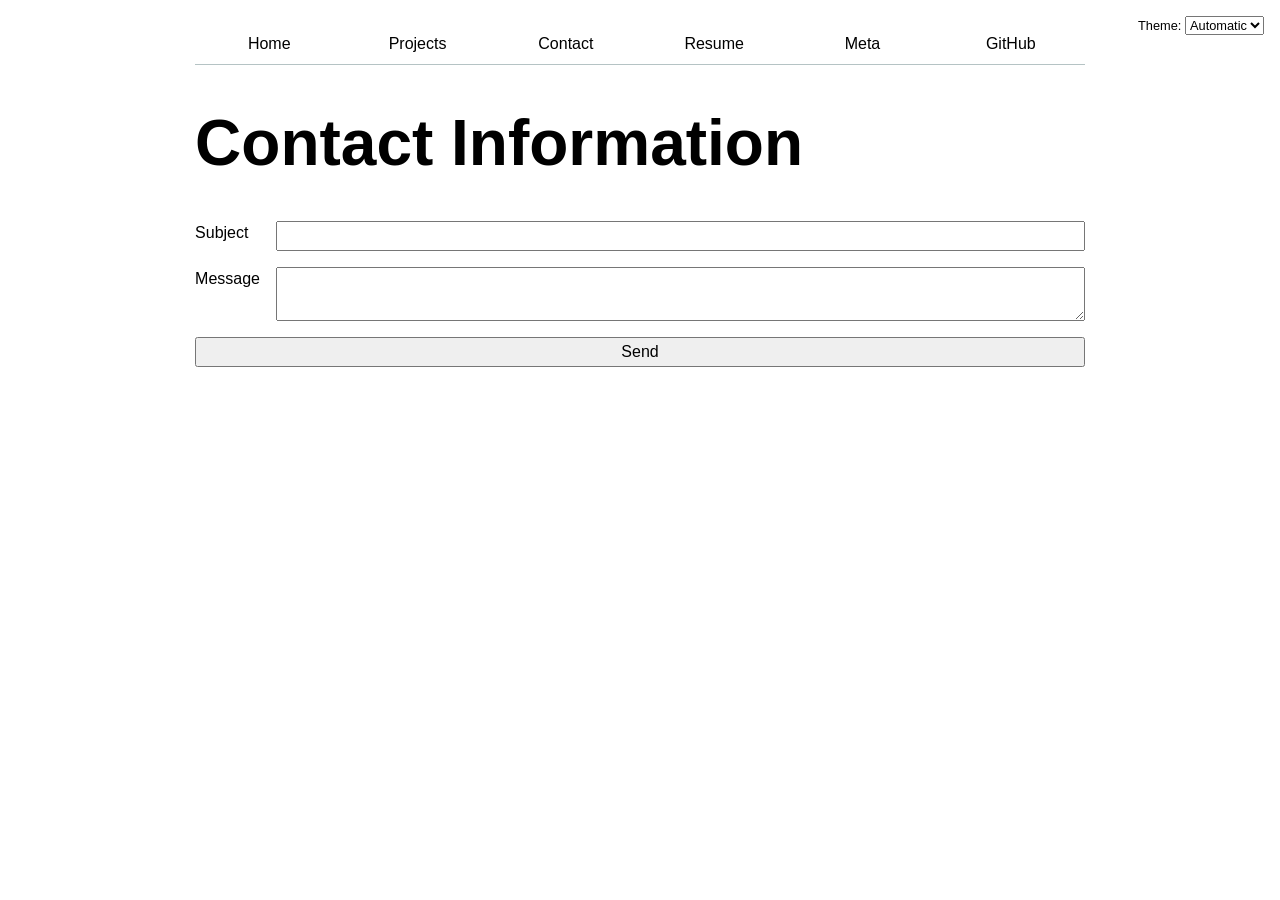
<file: contact/index.html>
<!DOCTYPE html>
<html lang="en">
<head>
    <meta charset="UTF-8">
    <meta name="viewport" content="width=device-width, initial-scale=1.0">
    <title>Contact Information</title>
    <link rel="stylesheet" href="../style.css">
    <script src="../global.js" type="module"></script>
</head>
<body>
     
    <h1>Contact Information</h1>
    <form action="mailto:wongnathan5947@gmail.com">
        <label>
          Subject
          <input name="subject">
        </label>
      
        <label>
          Message
          <textarea name="body"></textarea>
        </label>
      
        <button>Send</button>
      </form>
</body>
</html>
</file>
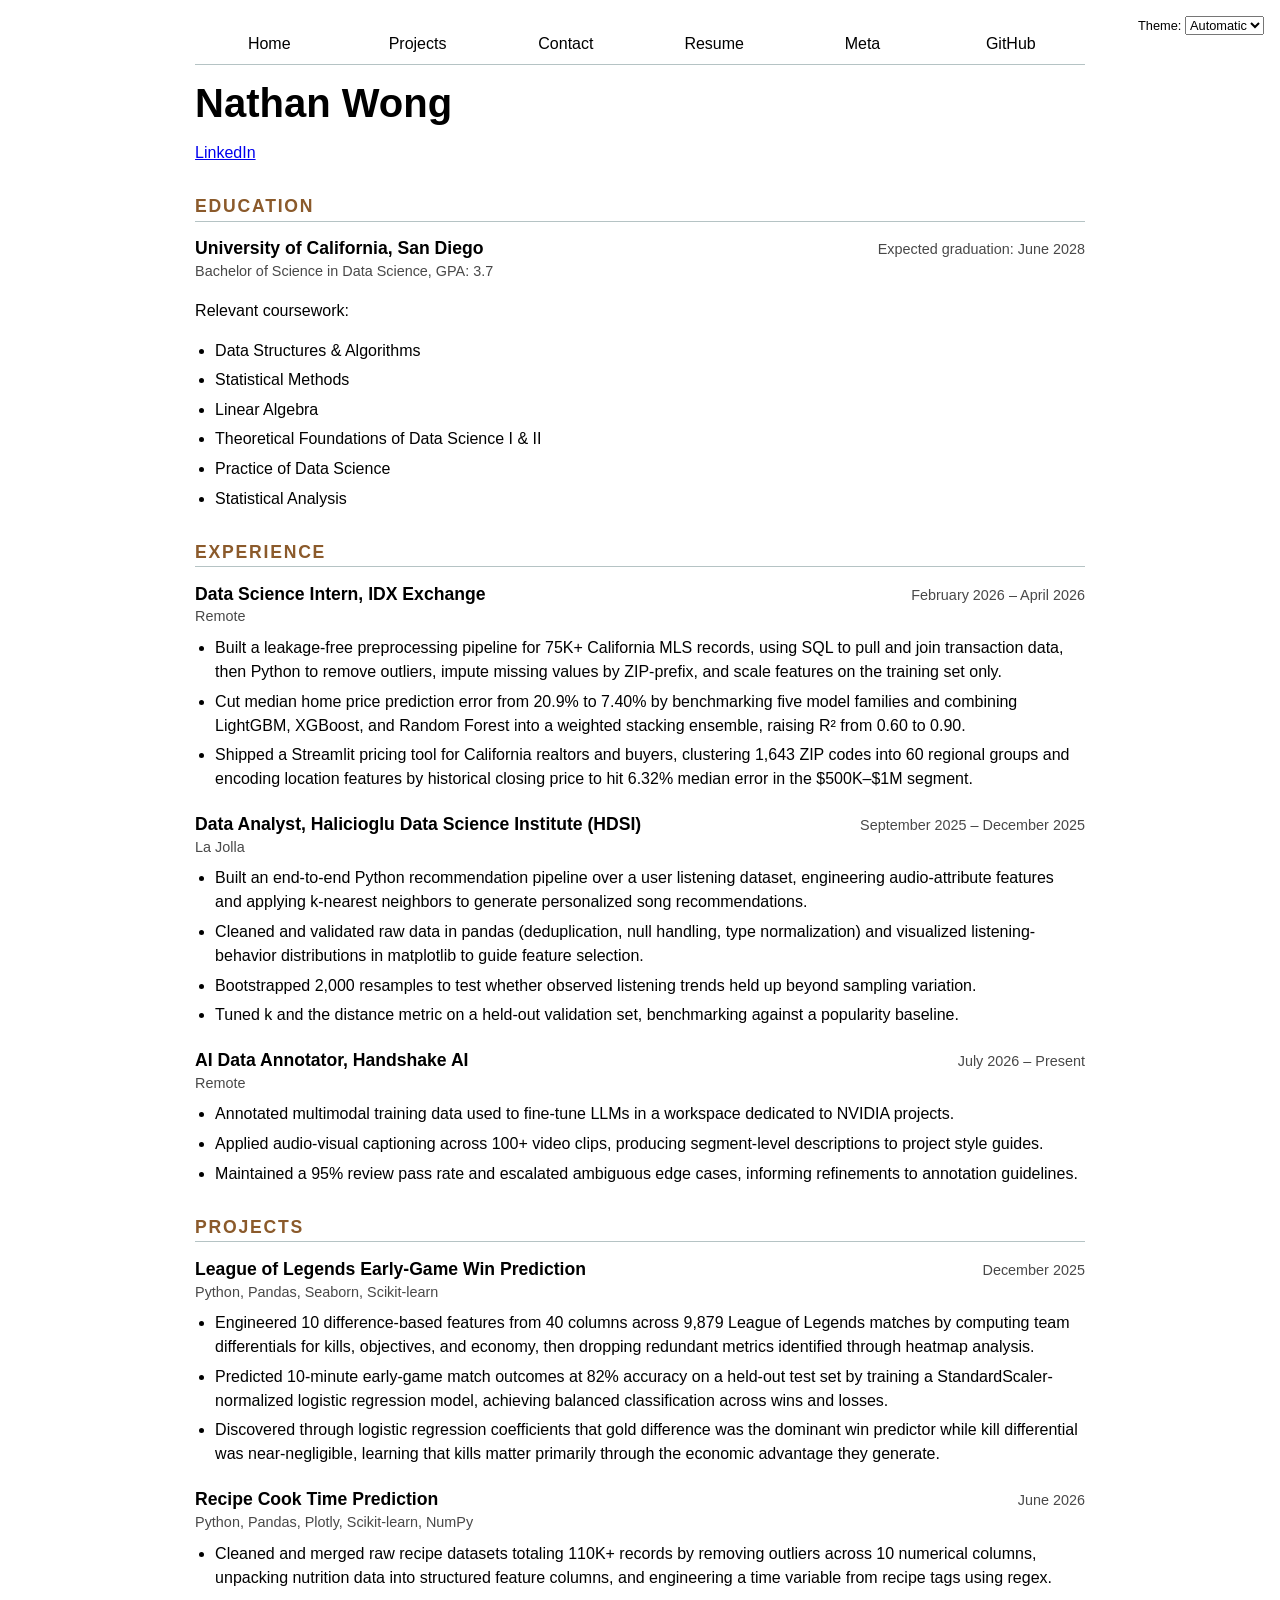
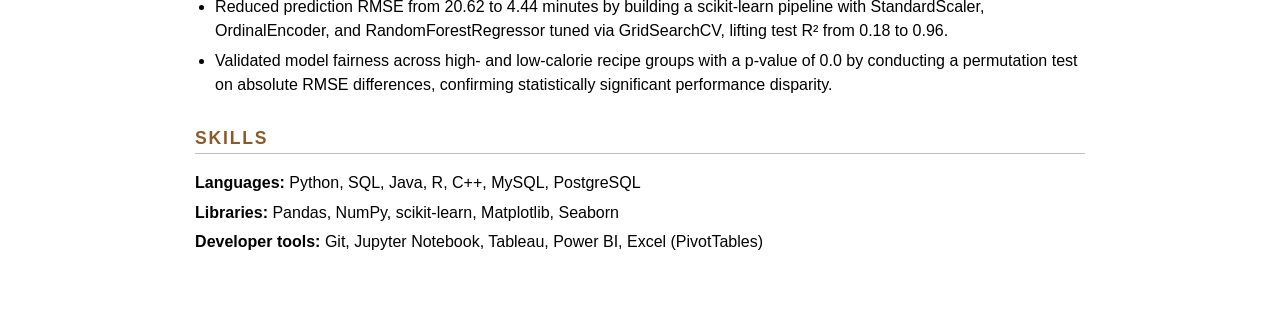
<file: resume/index.html>
<!DOCTYPE html>
<html lang="en">
<head>
  <meta charset="UTF-8">
  <title>Resume</title>
  <link rel="stylesheet" href="../style.css">
  <script src="../global.js" type="module"></script>
</head>
<body class="resume">
  
  <h1>Nathan Wong</h1>
  <p><a href="https://www.linkedin.com/in/nathanw0ng" target="_blank">LinkedIn</a></p>

  <section>
    <h2>Education</h2>
    <article>
      <header>
        <h3>University of California, San Diego</h3>
        <p>Bachelor of Science in Data Science, GPA: 3.7</p>
        <p>Expected graduation: <time datetime="2028-06">June 2028</time></p>
      </header>
      <p>Relevant coursework:</p>
      <ul>
        <li>Data Structures &amp; Algorithms</li>
        <li>Statistical Methods</li>
        <li>Linear Algebra</li>
        <li>Theoretical Foundations of Data Science I &amp; II</li>
        <li>Practice of Data Science</li>
        <li>Statistical Analysis</li>
      </ul>
    </article>
  </section>

  <section>
    <h2>Experience</h2>

    <article>
      <header>
        <h3>Data Science Intern, IDX Exchange</h3>
        <p>Remote</p>
        <p>
          <time datetime="2026-02">February 2026</time> &ndash;
          <time datetime="2026-04">April 2026</time>
        </p>
      </header>
      <ul>
        <li>Built a leakage-free preprocessing pipeline for 75K+ California MLS records, using SQL to pull and join transaction data, then Python to remove outliers, impute missing values by ZIP-prefix, and scale features on the training set only.</li>
        <li>Cut median home price prediction error from 20.9% to 7.40% by benchmarking five model families and combining LightGBM, XGBoost, and Random Forest into a weighted stacking ensemble, raising R&sup2; from 0.60 to 0.90.</li>
        <li>Shipped a Streamlit pricing tool for California realtors and buyers, clustering 1,643 ZIP codes into 60 regional groups and encoding location features by historical closing price to hit 6.32% median error in the $500K&ndash;$1M segment.</li>
      </ul>
    </article>

    <article>
      <header>
        <h3>Data Analyst, Halicioglu Data Science Institute (HDSI)</h3>
        <p>La Jolla</p>
        <p>
          <time datetime="2025-09">September 2025</time> &ndash;
          <time datetime="2025-12">December 2025</time>
        </p>
      </header>
      <ul>
        <li>Built an end-to-end Python recommendation pipeline over a user listening dataset, engineering audio-attribute features and applying k-nearest neighbors to generate personalized song recommendations.</li>
        <li>Cleaned and validated raw data in pandas (deduplication, null handling, type normalization) and visualized listening-behavior distributions in matplotlib to guide feature selection.</li>
        <li>Bootstrapped 2,000 resamples to test whether observed listening trends held up beyond sampling variation.</li>
        <li>Tuned k and the distance metric on a held-out validation set, benchmarking against a popularity baseline.</li>
      </ul>
    </article>

    <article>
      <header>
        <h3>AI Data Annotator, Handshake AI</h3>
        <p>Remote</p>
        <p>
          <time datetime="2026-07">July 2026</time> &ndash; Present
        </p>
      </header>
      <ul>
        <li>Annotated multimodal training data used to fine-tune LLMs in a workspace dedicated to NVIDIA projects.</li>
        <li>Applied audio-visual captioning across 100+ video clips, producing segment-level descriptions to project style guides.</li>
        <li>Maintained a 95% review pass rate and escalated ambiguous edge cases, informing refinements to annotation guidelines.</li>
      </ul>
    </article>
  </section>

  <section>
    <h2>Projects</h2>

    <article>
      <header>
        <h3>League of Legends Early-Game Win Prediction</h3>
        <p><time datetime="2025-12">December 2025</time></p>
        <p>Python, Pandas, Seaborn, Scikit-learn</p>
      </header>
      <ul>
        <li>Engineered 10 difference-based features from 40 columns across 9,879 League of Legends matches by computing team differentials for kills, objectives, and economy, then dropping redundant metrics identified through heatmap analysis.</li>
        <li>Predicted 10-minute early-game match outcomes at 82% accuracy on a held-out test set by training a StandardScaler-normalized logistic regression model, achieving balanced classification across wins and losses.</li>
        <li>Discovered through logistic regression coefficients that gold difference was the dominant win predictor while kill differential was near-negligible, learning that kills matter primarily through the economic advantage they generate.</li>
      </ul>
    </article>

    <article>
      <header>
        <h3>Recipe Cook Time Prediction</h3>
        <p><time datetime="2026-06">June 2026</time></p>
        <p>Python, Pandas, Plotly, Scikit-learn, NumPy</p>
      </header>
      <ul>
        <li>Cleaned and merged raw recipe datasets totaling 110K+ records by removing outliers across 10 numerical columns, unpacking nutrition data into structured feature columns, and engineering a time variable from recipe tags using regex.</li>
        <li>Reduced prediction RMSE from 20.62 to 4.44 minutes by building a scikit-learn pipeline with StandardScaler, OrdinalEncoder, and RandomForestRegressor tuned via GridSearchCV, lifting test R&sup2; from 0.18 to 0.96.</li>
        <li>Validated model fairness across high- and low-calorie recipe groups with a p-value of 0.0 by conducting a permutation test on absolute RMSE differences, confirming statistically significant performance disparity.</li>
      </ul>
    </article>
  </section>
  <section>
    <h2>Skills</h2>
    <ul>
      <li><strong>Languages:</strong> Python, SQL, Java, R, C++, MySQL, PostgreSQL</li>
      <li><strong>Libraries:</strong> Pandas, NumPy, scikit-learn, Matplotlib, Seaborn</li>
      <li><strong>Developer tools:</strong> Git, Jupyter Notebook, Tableau, Power BI, Excel (PivotTables)</li>
    </ul>
  </section>
</body>
</html>
</file>
<file: style.css>
body {
  font-family: sans-serif;   
  line-height: 1.5;          
  max-width: 100ch;
  margin-inline: auto;
  padding: 1em;
}

html {
  color-scheme: light dark;
  --color-accent: #8b5a2b; 
  accent-color: var(--color-accent);
}

nav ul,
nav li {
  display: contents;
}

nav {
  --border-color: oklch(50% 10% 200 / 40%);
  display: flex;
  margin-bottom: 1em;
  border-bottom: 1px solid var(--border-color);
}

nav a {
  flex: 1;
  text-decoration: none;
  color: inherit;
  text-align: center;
  padding: 0.5em;
}

nav a.current {
  border-bottom: 0.4em solid var(--border-color);
  padding-bottom: 0.1em;
  font-weight: bold;
}

nav a:hover {
  border-bottom: 0.4em solid var(--color-accent);
  padding-bottom: 0.1em;
  background-color: color-mix(in oklch, var(--color-accent), canvas 85%);
}

input,
textarea,
button,
select {
  font: inherit;
}

.color-scheme {
  position: absolute;
  top: 1rem;
  right: 1rem;
  font-size: 80%;
}

form {
  display: grid;
  grid-template-columns: auto 1fr;
  gap: 1em;
}

form label {
  display: grid;
  grid-template-columns: subgrid;
  grid-column: 1 / -1;
}

form button {
  grid-column: 1 / -1;
}

h1 {
  font-size: 400%;
}

h1, h2, h3, h4, h5, h6 {
  line-height: 1.1;
  text-wrap: balance;
}

.projects {
  display: grid;
  grid-template-columns: repeat(auto-fill, minmax(15em, 1fr));
  gap: 1em;
}

.projects article {
  display: grid;
  grid-template-rows: subgrid;
  grid-row: span 3;
}

.projects h2 {
  margin: 0;
}



.resume h1 {
  font-size: 250%;      
  margin-block: 0.3em 0.1em;
}

.resume section {
  margin-block: 2em;
}

.resume h2 {
  font-size: 110%;
  text-transform: uppercase;
  letter-spacing: 0.1em;
  color: var(--color-accent);
  border-bottom: 1px solid oklch(50% 10% 200 / 40%);
  padding-bottom: 0.25em;
  margin-bottom: 1em;
}

.resume article {
  margin-bottom: 1.5em;
}

.resume article header {
  display: grid;
  grid-template-columns: 1fr auto;
  column-gap: 1em;
  align-items: baseline;
}

.resume article header h3 {
  grid-column: 1;
  grid-row: 1;
  margin: 0;
  font-size: 110%;
}

.resume article header p {
  grid-column: 1 / -1;
  margin: 0;
  font-size: 90%;
  color: color-mix(in oklch, canvastext, canvas 40%);
}

.resume article header p:has(time) {
  grid-column: 2;
  grid-row: 1;
  text-align: right;
  white-space: nowrap;
}

.resume ul {
  margin-block: 0.5em 0;
  padding-left: 1.25em;
}

.resume li {
  margin-bottom: 0.35em;
}

.resume section:last-of-type ul {
  list-style: none;
  padding-left: 0;
}

.resume a:hover {
  color: var(--color-accent);
}

@media print {
  .resume nav {
    display: none;
  }
}

#profile-stats dl {
  display: grid;
  grid-template-columns: repeat(4, 1fr);
  text-align: center;
}

#profile-stats dt {
  grid-row: 1;
  font-size: 0.8em;
  text-transform: uppercase;
  color: gray;
}

#profile-stats dd {
  grid-row: 2;
  margin: 0;
  font-size: 2em;
  font-weight: bold;
}

#projects-pie-plot {
  max-width: 20em;
  margin-block: 2em;

  overflow: visible;
}

.legend {
  display: grid;
  grid-template-columns: repeat(auto-fill, minmax(9em, 1fr));
  gap: 1em;
  list-style: none;
  padding: 1em;
  margin: 1em 0;
  border: 1px solid gray;
}

.legend-item {
  display: flex;
  align-items: center;
  gap: 0.5em;
}

.swatch {
  display: inline-block;
  width: 1em;
  aspect-ratio: 1 / 1;
  background-color: var(--color);
  border-radius: 50%;
}

.container {
  display: flex;
  align-items: center;
  gap: 2em;
}

.container .legend {
  flex: 1;
}

#projects-pie-plot:has(path:hover) path:not(:hover) {
  opacity: 0.5;
}

#projects-pie-plot path {
  transition: 300ms;
  cursor: pointer;
}

.selected {
  --color: oklch(60% 45% 0) !important;
}

path.selected {
  fill: var(--color);
}

dl.stats {
  display: grid;
  grid-template-columns: repeat(auto-fit, minmax(8em, 1fr));
  text-align: center;
}

dl.stats dt {
  grid-row: 1;
  font-size: 0.8em;
  text-transform: uppercase;
  color: gray;
}

dl.stats dd {
  grid-row: 2;
  margin: 0;
  font-size: 2em;
  font-weight: bold;
}

.gridlines line {
  stroke: currentColor;
  stroke-opacity: 0.1;
}

.gridlines .domain {
  display: none;
}

dl.info {
  display: grid;
  grid-template-columns: auto 1fr;
  gap: 0.25em 1em;
  margin: 0;
  padding: 0.75em 1em;
  background-color: rgba(255, 255, 255, 0.85);
  color: black;
  border-radius: 8px;
  box-shadow: 0 2px 10px rgba(0, 0, 0, 0.2);
  backdrop-filter: blur(6px);
  transition-duration: 500ms;
  transition-property: opacity, visibility;
}

dl.info dt {
  font-size: 0.8em;
  text-transform: uppercase;
  color: gray;
}

dl.info dd {
  margin: 0;
  font-weight: bold;
}

dl.info[hidden]:not(:hover, :focus-within) {
  opacity: 0;
  visibility: hidden;
}

.tooltip {
  position: fixed;
  top: 1em;
  left: 1em;
}

circle {
  transition: 200ms;
  transform-origin: center;
  transform-box: fill-box;

  @starting-style {
    r: 0;
  }
}

circle:hover {
  transform: scale(1.5);
}

@keyframes marching-ants {
  to {
    stroke-dashoffset: -8;
  }
}

.selection {
  fill-opacity: 0.1;
  stroke: black;
  stroke-opacity: 0.7;
  stroke-dasharray: 5 3;
  animation: marching-ants 2s linear infinite;
}

circle.selected {
  fill: #ff6b6b;
}

#files {
  display: grid;
  grid-template-columns: 1fr 3fr;
  max-height: 35vh;
  overflow-y: auto;
  margin: 0;
}

#files > div {
  grid-column: 1 / -1;
  display: grid;
  grid-template-columns: subgrid;
}

#files dt {
  grid-column: 1;
  font-size: 0.8em;
}

#files dt small {
  display: block;
  font-size: 0.8em;
  opacity: 0.6;
}

#files dd {
  grid-column: 2;
  display: flex;
  flex-wrap: wrap;
  align-items: start;
  align-content: start;
  gap: 0.12em;
  padding-top: 0.3em;
  margin-left: 0;
}

.loc {
  display: flex;
  width: 0.4em;
  aspect-ratio: 1;
  background: var(--color, steelblue);
  border-radius: 50%;
}

/* ---- Scrollytelling ---- */
#scrolly-1 {
  position: relative;
  display: flex;
  gap: 1rem;
}

#scatter-story {
  position: relative;
  flex: 1;
}

/* Sticky panel: scatter plot on top, file sizes below.
   80vh tall and pinned 10vh from the top, so it's centered in the viewport. */
#scatter-plot {
  position: sticky;
  top: 10vh;
  align-self: flex-start;
  flex: 2;
  height: 80vh;
  box-sizing: border-box;
  display: flex;
  flex-direction: column;
  justify-content: flex-start;
  gap: 0.5rem;
}

#scatter-plot #chart svg {
  display: block;
  width: 100%;
  max-height: 35vh;
}

#scatter-plot #selection-count {
  margin: 0;
  font-size: 0.9em;
}

#scatter-plot dl.stats {
  margin: 0;
}

#scatter-plot dl.stats dd {
  font-size: 1.1em;
}

.step {
  padding-bottom: 5rem;
}
</file>
